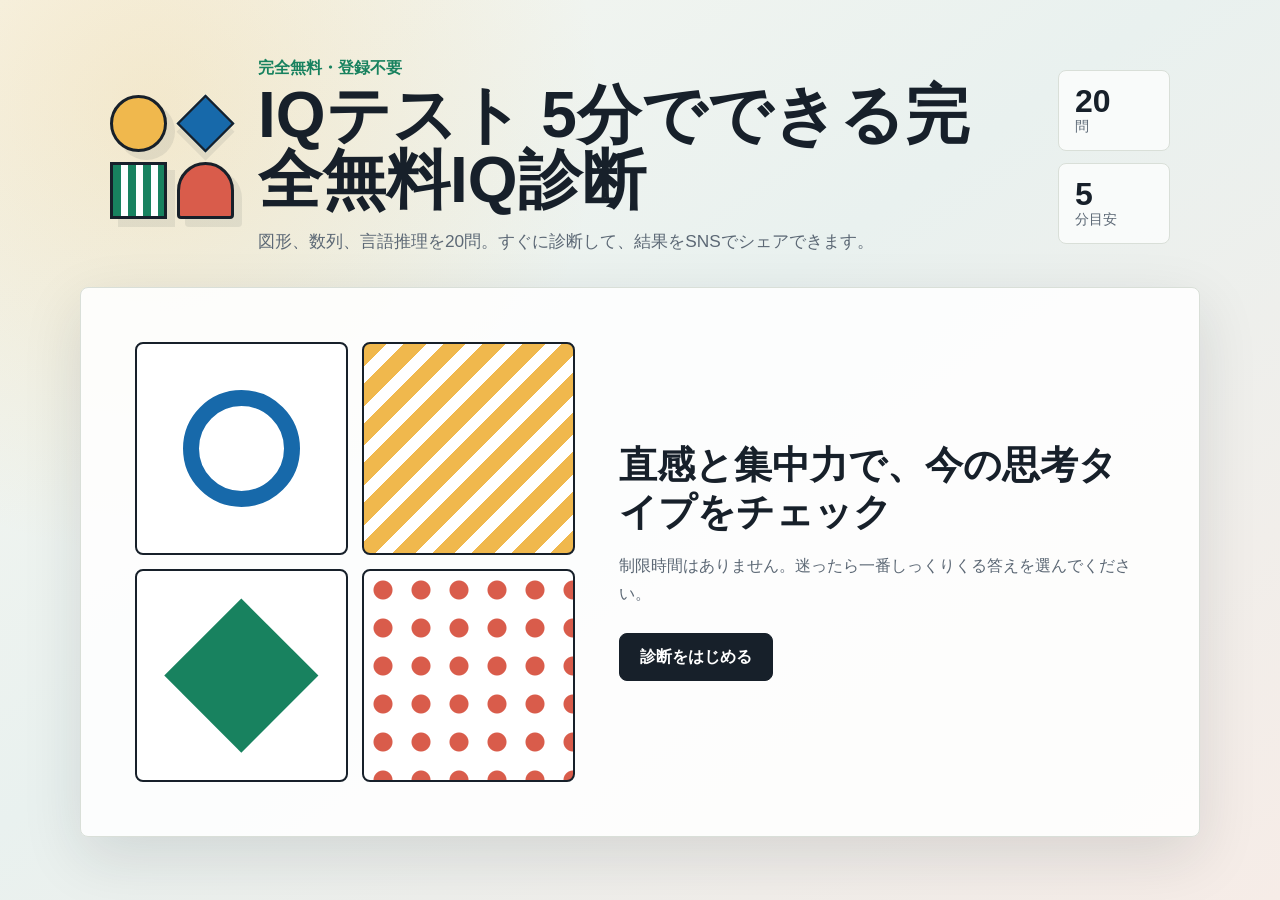
<file: index.html>
<!doctype html>
<html lang="ja">
<head>
  <meta charset="utf-8">
  <meta name="viewport" content="width=device-width, initial-scale=1">
  <meta name="description" content="完全無料のIQテスト。5分でできる20問の診断で、結果をSNSにシェアできます。">
  <title>IQテスト | 5分でできる完全無料IQ診断</title>
  <script async src="https://pagead2.googlesyndication.com/pagead/js/adsbygoogle.js?client=ca-pub-9846065898219094"
     crossorigin="anonymous"></script>
  <link rel="stylesheet" href="styles.css">
</head>
<body>
  <main class="app-shell">
    <section class="top-band" aria-label="IQテスト">
      <div class="brand-mark" aria-hidden="true">
        <span></span><span></span><span></span><span></span>
      </div>
      <div class="intro">
        <p class="eyebrow">完全無料・登録不要</p>
        <h1>IQテスト 5分でできる完全無料IQ診断</h1>
        <p class="lead">図形、数列、言語推理を20問。すぐに診断して、結果をSNSでシェアできます。</p>
      </div>
      <div class="stats" aria-label="テスト概要">
        <div><strong>20</strong><span>問</span></div>
        <div><strong>5</strong><span>分目安</span></div>
      </div>
    </section>

    <section class="test-panel" aria-live="polite">
      <div id="startView" class="start-view">
        <div class="sample-grid" aria-hidden="true">
          <div class="tile circle"></div>
          <div class="tile bars"></div>
          <div class="tile diamond"></div>
          <div class="tile dots"></div>
        </div>
        <div class="start-copy">
          <h2>直感と集中力で、今の思考タイプをチェック</h2>
          <p>制限時間はありません。迷ったら一番しっくりくる答えを選んでください。</p>
          <button id="startButton" class="primary-button" type="button">診断をはじめる</button>
        </div>
      </div>

      <div id="quizView" class="quiz-view hidden">
        <div class="progress-row">
          <span id="questionCount">1 / 20</span>
          <div class="progress-track" aria-hidden="true"><span id="progressFill"></span></div>
          <button id="backButton" class="back-button" type="button">戻る</button>
        </div>
        <div id="visual" class="question-visual" aria-hidden="true"></div>
        <h2 id="questionText"></h2>
        <div id="answers" class="answers"></div>
      </div>

      <div id="resultView" class="result-view hidden">
        <p class="eyebrow">診断結果</p>
        <h2 id="resultTitle"></h2>
        <div class="score-ring" aria-label="推定IQ">
          <span id="iqScore">100</span>
          <small>推定IQ</small>
        </div>
        <p id="resultCopy"></p>
        <div class="share-row">
          <button id="nativeShare" class="primary-button" type="button">SNSでシェア</button>
          <a id="xShare" class="share-link" target="_blank" rel="noreferrer">Xで共有</a>
          <a id="lineShare" class="share-link" target="_blank" rel="noreferrer">LINEで送る</a>
        </div>
        <button id="retryButton" class="ghost-button" type="button">もう一度診断する</button>
      </div>
    </section>
  </main>

  <script src="script.js"></script>
</body>
</html>
</file>
<file: styles.css>
:root {
  color-scheme: light;
  --ink: #17202a;
  --muted: #5c6875;
  --paper: #f6f7f4;
  --panel: #ffffff;
  --line: #d9dfd8;
  --blue: #1769aa;
  --green: #18825f;
  --red: #d95c4b;
  --yellow: #f0b84d;
  --shadow: 0 20px 60px rgba(23, 32, 42, .12);
}

* {
  box-sizing: border-box;
}

body {
  margin: 0;
  min-height: 100vh;
  font-family: "Segoe UI", "Hiragino Kaku Gothic ProN", Meiryo, sans-serif;
  color: var(--ink);
  background:
    radial-gradient(circle at 12% 12%, rgba(240, 184, 77, .22), transparent 28rem),
    linear-gradient(145deg, #f7f7f0 0%, #e9f1ef 46%, #f6ece7 100%);
}

button, a {
  font: inherit;
}

.app-shell {
  width: min(1120px, calc(100% - 32px));
  margin: 0 auto;
  padding: 28px 0;
}

.top-band {
  display: grid;
  grid-template-columns: auto 1fr auto;
  gap: 24px;
  align-items: center;
  min-height: 220px;
  padding: 30px;
}

.brand-mark {
  width: 124px;
  height: 124px;
  display: grid;
  grid-template-columns: repeat(2, 1fr);
  gap: 10px;
}

.brand-mark span {
  border: 3px solid var(--ink);
  background: var(--panel);
  box-shadow: 8px 8px 0 rgba(23, 32, 42, .08);
}

.brand-mark span:nth-child(1) {
  border-radius: 50%;
  background: var(--yellow);
}

.brand-mark span:nth-child(2) {
  background: var(--blue);
  transform: rotate(45deg) scale(.72);
}

.brand-mark span:nth-child(3) {
  background: repeating-linear-gradient(90deg, var(--green) 0 8px, #fff 8px 15px);
}

.brand-mark span:nth-child(4) {
  border-radius: 50% 50% 4px 4px;
  background: var(--red);
}

.intro h1 {
  margin: 4px 0 12px;
  max-width: 720px;
  font-size: clamp(2rem, 5vw, 4.7rem);
  line-height: 1.02;
  letter-spacing: 0;
}

.eyebrow {
  margin: 0;
  font-weight: 800;
  color: var(--green);
}

.lead {
  max-width: 680px;
  margin: 0;
  color: var(--muted);
  font-size: 1.08rem;
  line-height: 1.8;
}

.stats {
  display: grid;
  gap: 12px;
}

.stats div {
  width: 112px;
  padding: 14px 16px;
  border: 1px solid var(--line);
  border-radius: 8px;
  background: rgba(255, 255, 255, .72);
}

.stats strong {
  display: block;
  font-size: 2rem;
  line-height: 1;
}

.stats span {
  color: var(--muted);
  font-size: .88rem;
}

.test-panel {
  min-height: 540px;
  border: 1px solid var(--line);
  border-radius: 8px;
  background: rgba(255, 255, 255, .88);
  box-shadow: var(--shadow);
  overflow: hidden;
}

.start-view,
.quiz-view,
.result-view {
  padding: clamp(24px, 5vw, 54px);
}

.start-view {
  display: grid;
  grid-template-columns: minmax(280px, 440px) 1fr;
  gap: 44px;
  align-items: center;
}

.sample-grid {
  display: grid;
  grid-template-columns: repeat(2, minmax(120px, 1fr));
  gap: 14px;
  aspect-ratio: 1;
}

.tile {
  border: 2px solid var(--ink);
  border-radius: 8px;
  background: #fff;
  position: relative;
  overflow: hidden;
}

.tile.circle::after {
  content: "";
  position: absolute;
  inset: 22%;
  border: 16px solid var(--blue);
  border-radius: 50%;
}

.tile.bars {
  background: repeating-linear-gradient(135deg, var(--yellow) 0 16px, #fff 16px 28px);
}

.tile.diamond::after {
  content: "";
  position: absolute;
  width: 52%;
  height: 52%;
  left: 24%;
  top: 24%;
  background: var(--green);
  transform: rotate(45deg);
}

.tile.dots {
  background-image: radial-gradient(circle, var(--red) 0 9px, transparent 10px);
  background-size: 38px 38px;
}

.start-copy h2,
.quiz-view h2,
.result-view h2 {
  margin: 0 0 16px;
  font-size: clamp(1.55rem, 3vw, 2.65rem);
  line-height: 1.22;
  letter-spacing: 0;
}

.start-copy p,
.result-view p {
  margin: 0 0 24px;
  color: var(--muted);
  line-height: 1.8;
}

.primary-button,
.ghost-button,
.share-link {
  display: inline-flex;
  align-items: center;
  justify-content: center;
  min-height: 48px;
  padding: 0 20px;
  border-radius: 8px;
  border: 1px solid var(--ink);
  cursor: pointer;
  text-decoration: none;
  font-weight: 800;
}

.primary-button {
  color: #fff;
  background: var(--ink);
}

.ghost-button,
.share-link {
  color: var(--ink);
  background: #fff;
}

.progress-row {
  display: grid;
  grid-template-columns: auto 1fr auto;
  gap: 16px;
  align-items: center;
  margin-bottom: 26px;
  color: var(--muted);
  font-weight: 700;
}

.progress-track {
  height: 10px;
  border-radius: 999px;
  background: #e7ebe5;
  overflow: hidden;
}

.progress-track span {
  display: block;
  width: 0;
  height: 100%;
  background: linear-gradient(90deg, var(--green), var(--blue));
  transition: width .25s ease;
}

.question-visual {
  min-height: 150px;
  margin-bottom: 26px;
  display: flex;
  align-items: center;
  gap: 12px;
  flex-wrap: wrap;
}

.visual-card {
  width: 104px;
  height: 104px;
  border: 2px solid var(--ink);
  border-radius: 8px;
  background: #fff;
  display: grid;
  place-items: center;
  font-size: 1.8rem;
  font-weight: 900;
}

.visual-shape {
  width: 54px;
  height: 54px;
  background: var(--blue);
}

.shape-circle {
  border-radius: 50%;
}

.shape-diamond {
  transform: rotate(45deg);
  background: var(--green);
}

.shape-triangle {
  width: 0;
  height: 0;
  border-left: 32px solid transparent;
  border-right: 32px solid transparent;
  border-bottom: 58px solid var(--red);
  background: transparent;
}

.shape-stripes {
  background: repeating-linear-gradient(90deg, var(--yellow) 0 10px, var(--ink) 10px 14px);
}

.answers {
  display: grid;
  grid-template-columns: repeat(2, minmax(0, 1fr));
  gap: 12px;
}

.answer-button {
  min-height: 64px;
  padding: 14px 16px;
  border: 1px solid var(--line);
  border-radius: 8px;
  background: #fff;
  color: var(--ink);
  text-align: left;
  cursor: pointer;
  transition: transform .16s ease, border-color .16s ease, box-shadow .16s ease;
}

.answer-button:hover {
  transform: translateY(-2px);
  border-color: var(--blue);
  box-shadow: 0 10px 24px rgba(23, 105, 170, .14);
}

.answer-button.selected {
  border-color: var(--green);
  box-shadow: inset 0 0 0 2px var(--green);
}

.back-button {
  min-height: 38px;
  padding: 0 14px;
  border: 1px solid var(--line);
  border-radius: 8px;
  background: #fff;
  color: var(--ink);
  cursor: pointer;
  font-weight: 800;
}

.back-button:disabled {
  color: #9aa3aa;
  cursor: not-allowed;
  opacity: .55;
}

.result-view {
  text-align: center;
}

.score-ring {
  width: 180px;
  height: 180px;
  margin: 10px auto 22px;
  border: 14px solid var(--green);
  border-left-color: var(--yellow);
  border-bottom-color: var(--blue);
  border-radius: 50%;
  display: grid;
  place-items: center;
  background: #fff;
}

.score-ring span {
  display: block;
  font-size: 3.4rem;
  font-weight: 900;
  line-height: .9;
}

.score-ring small {
  color: var(--muted);
  font-weight: 800;
}

.share-row {
  display: flex;
  flex-wrap: wrap;
  justify-content: center;
  gap: 10px;
  margin: 22px 0 14px;
}

.hidden {
  display: none;
}

@media (max-width: 820px) {
  .top-band,
  .start-view {
    grid-template-columns: 1fr;
  }

  .brand-mark {
    width: 96px;
    height: 96px;
  }

  .stats {
    grid-template-columns: repeat(2, 1fr);
  }

  .stats div {
    width: auto;
  }

  .answers {
    grid-template-columns: 1fr;
  }

  .progress-row {
    grid-template-columns: auto 1fr auto;
    gap: 10px;
  }

  .question-visual {
    min-height: 120px;
  }

  .visual-card {
    width: 78px;
    height: 78px;
  }
}

@media (max-width: 520px) {
  .app-shell {
    width: min(100% - 20px, 1120px);
    padding: 10px 0;
  }

  .top-band {
    padding: 18px 4px 24px;
  }

  .test-panel {
    min-height: 520px;
  }

  .stats {
    gap: 8px;
  }

  .stats div {
    padding: 10px;
  }

  .share-row > * {
    width: 100%;
  }
}
</file>
